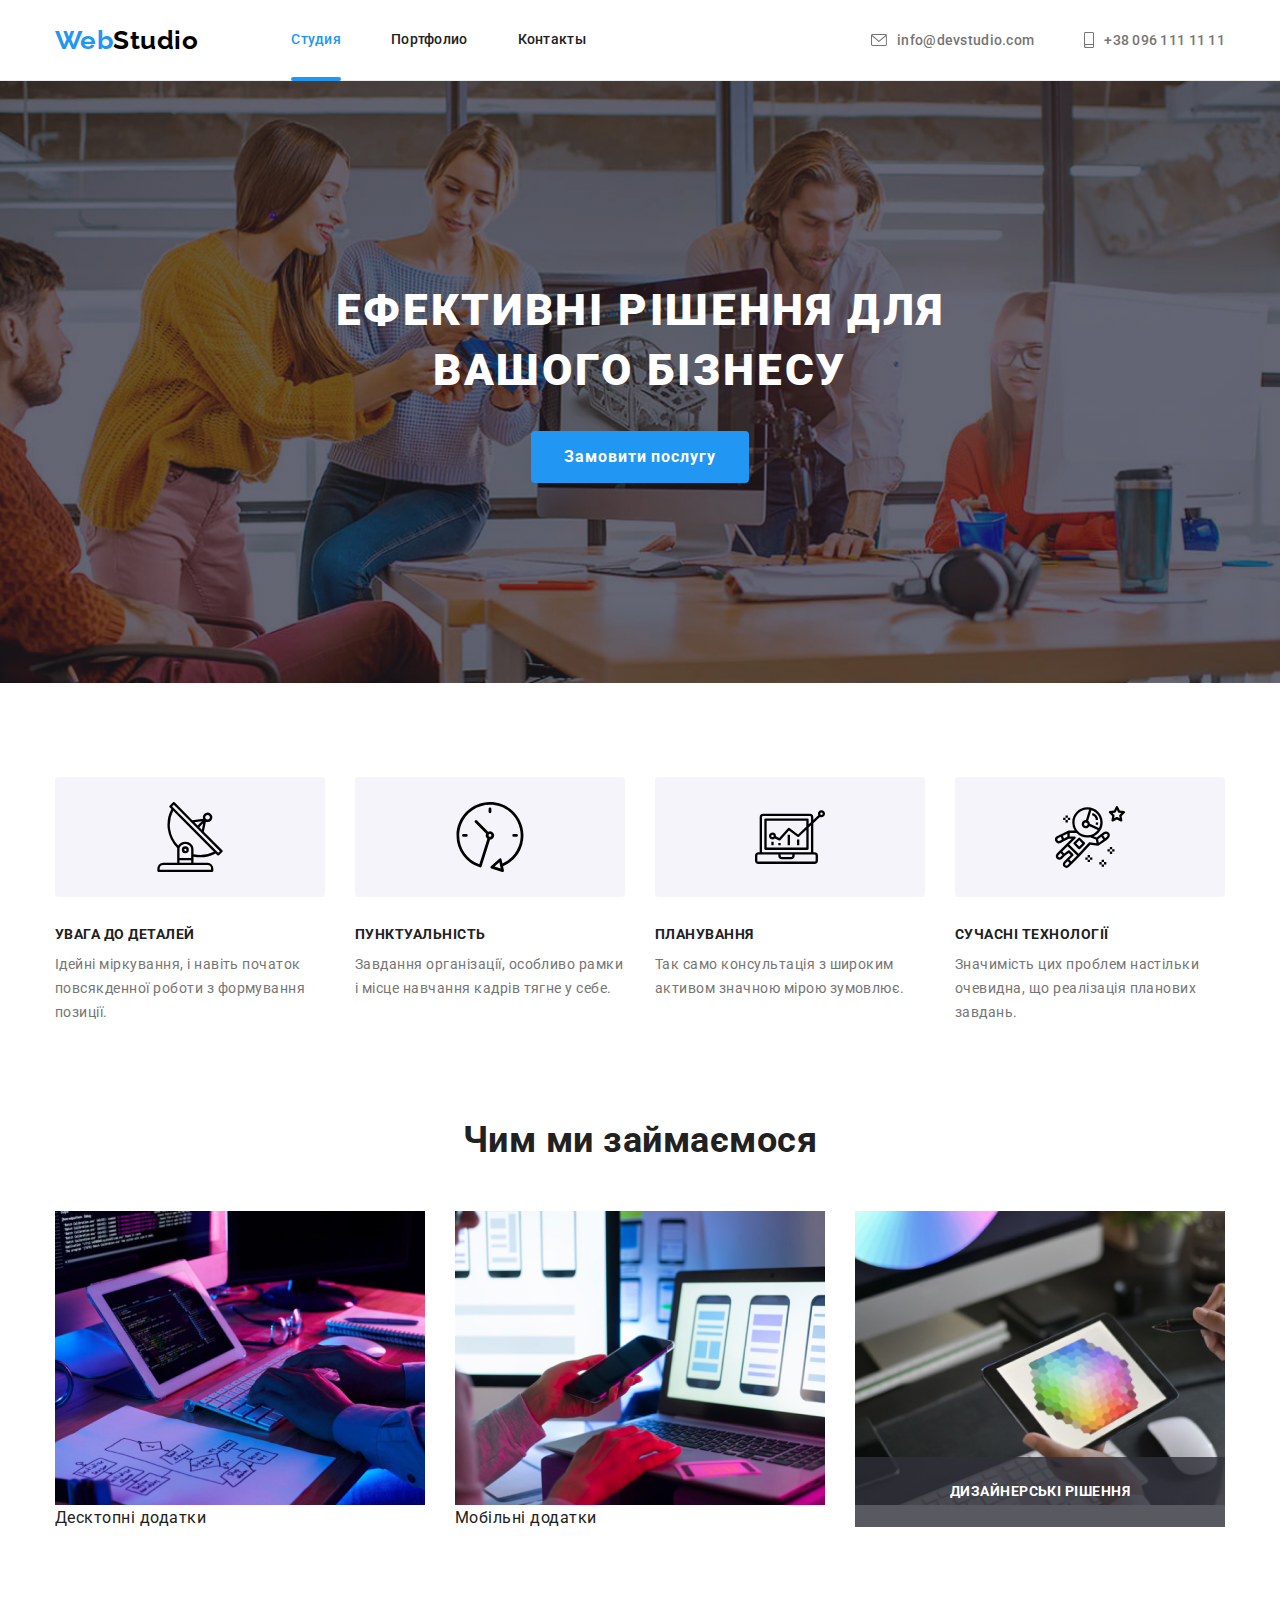
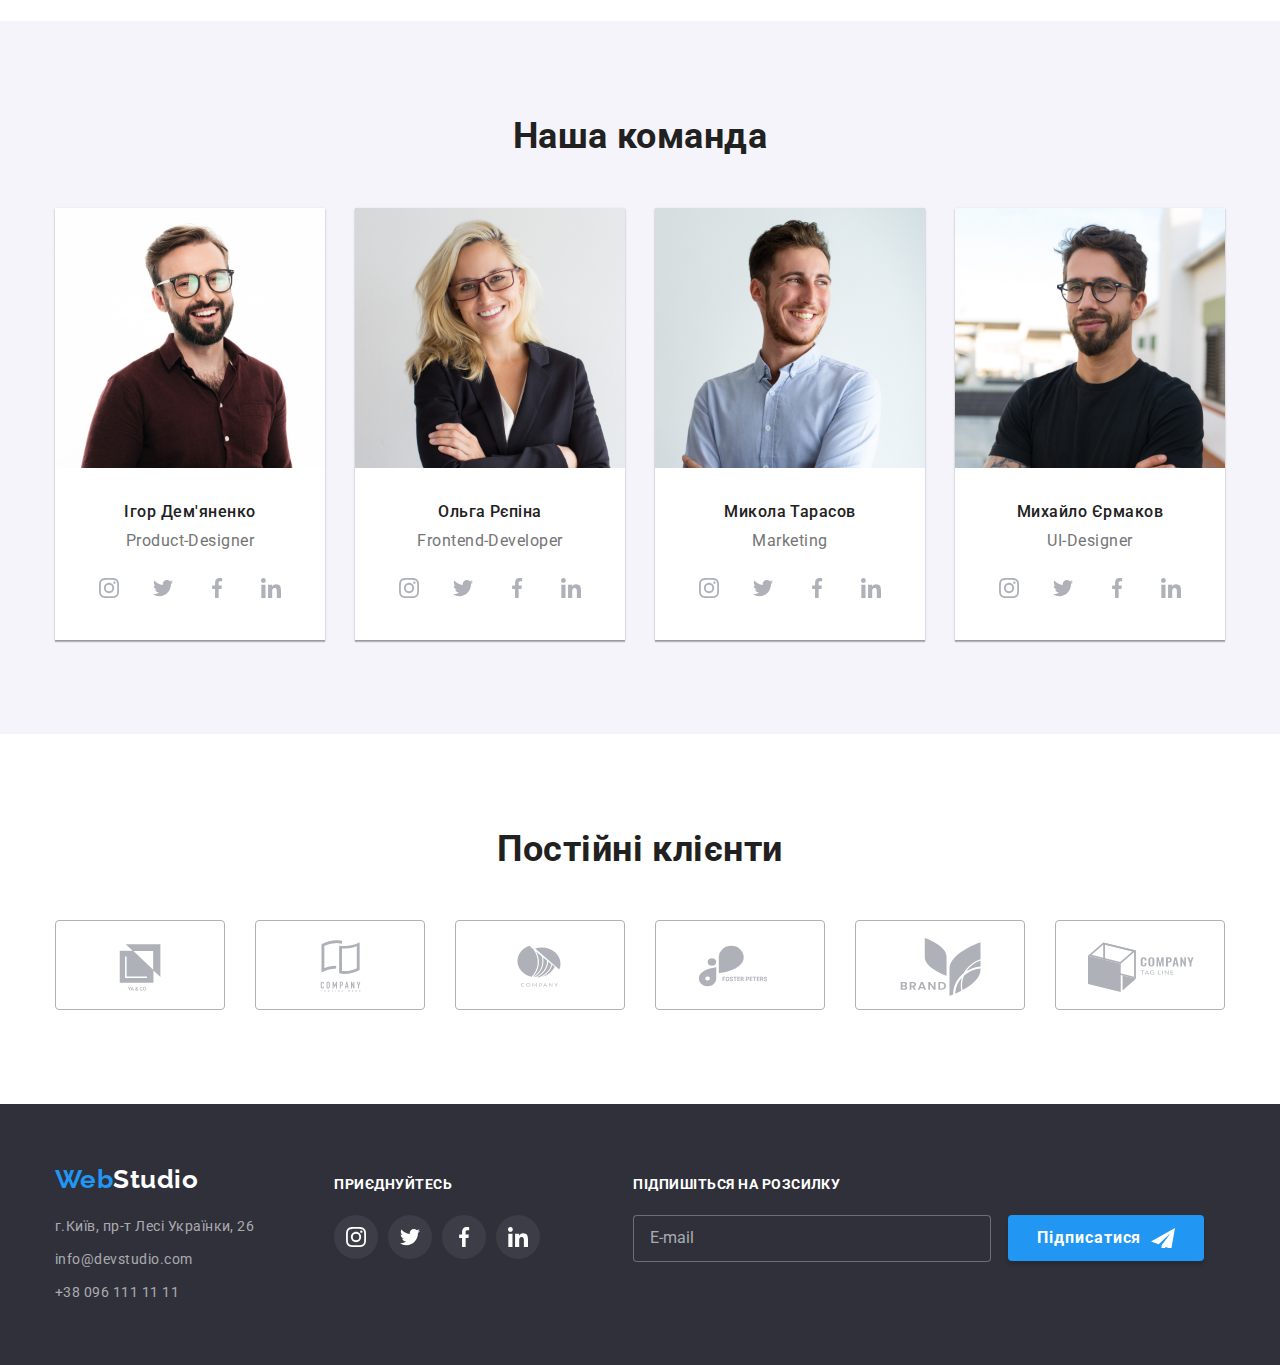
<file: index.html>
<!DOCTYPE html>
<html lang="en">
  <head>
    <meta charset="UTF-8" />
    <meta http-equiv="X-UA-Compatible" content="IE=edge" />
    <meta name="viewport" content="width=device-width, initial-scale=1.0" />
    <link rel="preconnect" href="https://fonts.googleapis.com" />
    <link rel="preconnect" href="https://fonts.gstatic.com" crossorigin />
    <link
      href="https://fonts.googleapis.com/css2?family=Raleway:wght@700&family=Roboto:wght@400;500;700;900&display=swap"
      rel="stylesheet"
    />
    <link
      rel="stylesheet"
      href="https://cdnjs.cloudflare.com/ajax/libs/modern-normalize/1.1.0/modern-normalize.min.css"
    />
    <link rel="stylesheet" href="./css//main.min.css" />
    <link rel="stylesheet" href="./css/styles.css" />
    <title>Студія</title>
  </head>
  <body>
    <header class="header">
      <div class="container header__section">
        <nav class="header__nav">
          <a class="header__logo logo link" href="./index.html"
            >Web<span class="header__logo--black">Studio</span></a
          >
          <ul class="nav list">
            <li class="nav__item">
              <a class="nav__link link nav__link--current" href="./index.html"
                >Студия</a
              >
            </li>
            <li class="nav__item">
              <a class="nav__link link" href="./portfolio.html"
                >Портфолио</a
              >
            </li>
            <li class="nav__item">
              <a class="nav__link link" href="">Контакты</a>
            </li>
          </ul>
        </nav>
        <ul class="header-contact header-contack__list list">
          <li class="header-contact__item">
            <a class="header-contact__link link" href="mailto:info@devstudio.com"
              ><svg class="header-contact__icon" width="16" height="12">
                <use href="./images/icons.svg#icon-envelope"></use>
              </svg>
              info@devstudio.com</a
            >
          </li>
          <li class="header-contact__item">
            <a class="header-contact__link link" href="tel:+380961111111">
              <svg class="header-contact__icon" width="10" height="16">
                <use href="./images/icons.svg#icon-mobile"></use>
              </svg>
              +38 096 111 11 11</a
            >
          </li>
        </ul>
      </div>
    </header>
    <main>
      <section class="hero">
        <h1 class="hero__title">Ефективні рішення для вашого бізнесу</h1>
        <button class="hero__btn" type="button" data-modal-open>Замовити послугу</button>
      </section>
      <section class="features">
        <div class="container">
          <h2 class="visually-hidden">Переваги</h2>
          <ul class="features-list list">
            <li class="features-list__item">
              <div class="features-list__icon-fon">
                <svg class="features-list__icon"  width="70" height="70">
                  <use href="./images/icons.svg#icon-antenna"></use>
                </svg>
              </div>
              <h3 class="features-list__title">УВАГА ДО ДЕТАЛЕЙ</h3>
              <p class="features-list__text">
                Ідейні міркування, і навіть початок повсякденної роботи з формування позиції.
              </p>
            </li>
            <li class="features-list__item">
              <div class="features-list__icon-fon">
                <svg class="features-list__icon" width="70" height="70">
                  <use href="./images/icons.svg#icon-clock"></use>
                </svg>
              </div>
              <h3 class="features-list__title">ПУНКТУАЛЬНІСТЬ</h3>
              <p class="features-list__text">
                Завдання організації, особливо рамки і місце навчання кадрів тягне у себе.
              </p>
            </li>
            <li class="features-list__item">
              <div class="features-list__icon-fon">
                <svg class="features-list__icon" width="70" height="70">
                  <use href="./images/icons.svg#icon-diagram"></use>
                </svg>
              </div>
              <h3 class="features-list__title">ПЛАНУВАННЯ</h3>
              <p class="features-list__text">
                Так само консультація з широким активом значною мірою зумовлює.
              </p>
            </li>
            <li class="features-list__item">
              <div class="features-list__icon-fon">
                <svg class="features-list__icon" width="70" height="70">
                  <use href="./images/icons.svg#icon-astronaut"></use>
                </svg>
              </div>
              <h3 class="features-list__title">СУЧАСНІ ТЕХНОЛОГІЇ</h3>
              <p class="features-list__text">
                Значимість цих проблем настільки очевидна, що реалізація планових завдань.
              </p>
            </li>
          </ul>
        </div>
      </section>
      <section class="work">
        <div class="container">
          <h2 class="work__title section-title">Чим ми займаємося</h2>
          <ul class="work-list list">
            <li class="work-list__item">
              <img
                src="./images/box1.jpg"
                alt="Програмуємо на замовлення"
                width="370"
                height="294"
              />
              <p class="work-text">Десктопні додатки</p>
            </li>
            <li class="work-list__item">
              <img
                src="./images/box2.jpg"
                alt="Телефонуємо до клієнтів"
                width="370"
                height="294"
              />
              <p class="work-text">Мобільні додатки</p>
            </li>
            <li class="work-list__item">
              <img
                src="./images/box3.jpg"
                alt="Зтворюємо технології майбутнього"
                width="370"
                height="294"
              />
              <p class="work-list__text">Дизайнерські рішення</p>
            </li>
          </ul>
        </div>
      </section>
      <section class="team">
        <div class="container">
          <h2 class="team__title section-title">Наша команда</h2>
          <ul class="team-list list">
            <li class="team-list__item">
              <img src="./images/Product_Designer.jpg"
                alt="Ігор Дем'яненко"
                width="270"
                height="260"
              />
              <div class="team-list__workers">
                <h3 class="team-list__worker">Ігор Дем'яненко</h3>
                <p class="team-list__profession">Product-Designer</p>
                <ul class="team-list__social-list list">
                  <li class="team-list__social-item">
                    <a class="team-list__social-link link" href="">
                      <svg class="team-list__social-icon" width="20" height="20">
                        <use href="./images/icons.svg#icon-instagram"></use>
                      </svg>
                    </a>
                  </li>

                  <li class="team-list__social-item">
                    <a class="team-list__social-link link" href="">
                      <svg class="team-list__social-icon" width="20" height="20">
                        <use href="./images/icons.svg#icon-twitter"></use>
                      </svg>
                    </a>
                  </li>

                  <li class="team-list__social-item">
                    <a class="team-list__social-link link" href="">
                      <svg class="team-list__social-icon" width="20" height="20">
                        <use href="./images/icons.svg#icon-facebook"></use>
                      </svg>
                    </a>
                  </li>

                  <li class="team-list__social-item">
                    <a class="team-list__social-link link" href="">
                      <svg class="team-list__social-icon" width="20" height="20">
                        <use href="./images/icons.svg#icon-linkedin"></use>
                      </svg>
                    </a>
                  </li>
                </ul>
              </div>
            </li>
            <li class="team-list__item">
              <img src="./images/Frontend_Developer.jpg" alt="Ольга Рєпіна" width="270"
                height="260" />
              <div class="team-list__workers">
                <h3 class="team-list__worker">Ольга Рєпіна</h3>
                <p class="team-list__profession">Frontend-Developer</p>
                <ul class="team-list__social-list list">
                  <li class="team-list__social-item">
                    <a class="team-list__social-link link" href="">
                      <svg class="team-list__social-icon" width="20" height="20">
                        <use href="./images/icons.svg#icon-instagram"></use>
                      </svg>
                    </a>
                  </li>

                  <li class="team-list__social-item">
                    <a class="team-list__social-link link" href="">
                      <svg class="team-list__social-icon" width="20" height="20">
                        <use href="./images/icons.svg#icon-twitter"></use>
                      </svg>
                    </a>
                  </li>

                  <li class="team-list__social-item">
                    <a class="team-list__social-link link" href="">
                      <svg class="team-list__social-icon" width="20" height="20">
                        <use href="./images/icons.svg#icon-facebook"></use>
                      </svg>
                    </a>
                  </li>

                  <li class="team-list__social-item">
                    <a class="team-list__social-link link" href="">
                      <svg class="team-list__social-icon" width="20" height="20">
                        <use href="./images/icons.svg#icon-linkedin"></use>
                      </svg>
                    </a>
                  </li>
                </ul>
              </div>
            </li>
            <li class="team-list__item">
              <img src="./images/Marketing.jpg"
                alt="Микола Тарасов"
                width="270"
                height="260"
              />
            <div class="team-list__workers">
              <h3 class="team-list__worker">Микола Тарасов</h3>
              <p class="team-list__profession">Marketing</p>
              <ul class="team-list__social-list list">
                  <li class="team-list__social-item">
                    <a class="team-list__social-link link" href="">
                      <svg class="team-list__social-icon" width="20" height="20">
                        <use href="./images/icons.svg#icon-instagram"></use>
                      </svg>
                    </a>
                  </li>

                  <li class="team-list__social-item">
                    <a class="team-list__social-link link" href="">
                      <svg class="team-list__social-icon" width="20" height="20">
                        <use href="./images/icons.svg#icon-twitter"></use>
                      </svg>
                    </a>
                  </li>

                  <li class="team-list__social-item">
                    <a class="team-list__social-link link" href="">
                      <svg class="team-list__social-icon" width="20" height="20">
                        <use href="./images/icons.svg#icon-facebook"></use>
                      </svg>
                    </a>
                  </li>

                  <li class="team-list__social-item">
                    <a class="team-list__social-link link" href="">
                      <svg class="team-list__social-icon" width="20" height="20">
                        <use href="./images/icons.svg#icon-linkedin"></use>
                      </svg>
                    </a>
                  </li>
                </ul>
            </div>
            <li class="team-list__item">
              <img src="./images/UI_Designer.jpg"
                alt="Михайло Єрмаков"
                width="270"
                height="260"
              />
            <div class="team-list__workers">
              <h3 class="team-list__worker">Михайло Єрмаков</h3>
              <p class="team-list__profession">UI-Designer</p>
              <ul class="team-list__social-list list">
                  <li class="team-list__social-item">
                    <a class="team-list__social-link link" href="">
                      <svg class="team-list__social-icon" width="20" height="20">
                        <use href="./images/icons.svg#icon-instagram"></use>
                      </svg>
                    </a>
                  </li>

                  <li class="team-list__social-item">
                    <a class="team-list__social-link link" href="">
                      <svg class="team-list__social-icon" width="20" height="20">
                        <use href="./images/icons.svg#icon-twitter"></use>
                      </svg>
                    </a>
                  </li>

                  <li class="team-list__social-item">
                    <a class="team-list__social-link link" href="">
                      <svg class="team-list__social-icon" width="20" height="20">
                        <use href="./images/icons.svg#icon-facebook"></use>
                      </svg>
                    </a>
                  </li>

                  <li class="team-list__social-item">
                    <a class="team-list__social-link link" href="">
                      <svg class="team-list__social-icon" width="20" height="20">
                        <use href="./images/icons.svg#icon-linkedin"></use>
                      </svg>
                    </a>
                  </li>
                </ul>
               </div>
              </li>
             </ul>
            </div>
          </ul>
        </div>
      </section>
      <section class="client">
        <div class="container">
          <h2 class="client__title">Постійні клієнти</h2>
          <ul class="client__list customers list">
            <li class="customers__item">
              <a class="customers__link link" href="">
                <svg class="customers__icon" width="106" height="60">
                  <use href="./images/icons.svg#icon-yaco"></use>
                </svg>
              </a>
            </li>
            <li class="customers__item">
              <a class="customers__link link" href="">
                <svg class="customers__icon" width="106" height="60">
                  <use href="./images/icons.svg#icon-company"></use>
                </svg>
              </a>
            </li>
            <li class="customers__item">
              <a class="customers__link link" href="">
                <svg class="customers__icon" width="106" height="60">
                  <use href="./images/icons.svg#icon-company2"></use>
                </svg>
              </a>
            </li>
            <li class="customers__item">
              <a class="customers__link link" href="">
                <svg class="customers__icon" width="106" height="60">
                  <use href="./images/icons.svg#icon-foster"></use>
                </svg>
              </a>
            </li>
            <li class="customers__item">
              <a class="customers__link link" href="">
                <svg class="customers__icon" width="106" height="60">
                  <use href="./images/icons.svg#icon-brand"></use>
                </svg>
              </a>
            </li>
            <li class="customers__item">
              <a class="customers__link link" href="">
                <svg class="customers__icon" width="106" height="60">
                  <use href="./images/icons.svg#icon-tag"></use>
                </svg>
              </a>
            </li>
          </ul>
        </div>
      </section>
    </main>
    <footer class="footer">
      <div class="container">
        <div class="footer__flex">
          <div class="footer__contacts-flex">
            <a class="footer__logo logo link" href="./index.html"
              >Web<span class="footer__logo--white">Studio</span>
            </a>
            <address class="footer-contact">
              <ul class="footer-contact__list list">
                <li class="footer-contact__item">
                  <a
                    class="footer-contact__link footer-contact__address link"
                    href="https://goo.gl/maps/CdvJLRiEL6Q8Smko8"
                    target="_blank"
                    rel="noreferrer noopener"
                    >г.Київ, пр-т Лесі Українки, 26</a
                  >
                </li>
                <li class="footer-contact__item">
                  <a
                    class="footer-contact__link link"
                    href="mailto:info@devstudio.com"
                    >info@devstudio.com</a
                  >
                </li>
                <li class="footer-contact__item">
                  <a class="footer-contact__link link" href="tel:+380961111111"
                    >+38 096 111 11 11</a
                  >
                </li>
              </ul>
            </address>
          </div>
          <div class="social-section">
            <p class="social-section__text">Приєднуйтесь</p>
            <ul class="footer-list list">
              <li class="footer-list__item">
                <a class="footer-list__link" href="">
                  <svg class="footer-list__icon" width="20" height="20">
                    <use href="./images/icons.svg#icon-instagram"></use>
                  </svg>
                </a>
              </li>
              <li class="footer-list__item">
                <a class="footer-list__link" href="">
                  <svg class="footer-list__icon" width="20" height="20">
                    <use href="./images/icons.svg#icon-twitter"></use>
                  </svg>
                </a>
              </li>
              <li class="footer-list__item">
                <a class="footer-list__link" href="">
                  <svg class="footer-list__icon" width="20" height="20">
                    <use href="./images/icons.svg#icon-facebook"></use>
                  </svg>
                </a>
              </li>
              <li class="footer-list__item">
                <a class="footer-list__link" href="">
                  <svg class="footer-list__icon" width="20" height="20">
                    <use href="./images/icons.svg#icon-linkedin"></use>
                  </svg>
                </a>
              </li>
            </ul>
          </div>
          <div class="footer-submit">
            <p class="footer-submit__text">Підпишіться на розсилку</p>
            <div class="footer-submit__form">
              <label class="footer-submit__label" for="submit-mail"></label>
              <input class="footer-submit__input" type="email" name="submit-mail" id="submit-mail" placeholder="E-mail">
              <button class="footer-submit__btn" type="submit">Підписатися</button>
            </div>
          </div>
        </div>
      </div>
    </footer>
    <div class="backdrop is-hidden" data-modal>
      <div class="modal">
          <button type="button" class="close-btn" data-modal-close>
            <svg class="modal-icon" width="11" height="11">
              <use href="./images/vector.svg#icon-Vector"></use>
            </svg>
          </button>
          <form class="form">
            <span class="form-title">Залиште свої дані, ми вам передзвонимо</span>   
            <div class="form-field top-title">
              <label class="form-label" for="name">Ім’я</label>
              <input class="form-input" type="text" name="name" id="name">
              <svg class="input-icon" width="12" height="12">
                <use
                    href="./images/icons.svg#icon-person"
                ></use>
              </svg>
            </div>
            <div class="form-field">
              <label class="form-label" for="tel">Телефон</label>
              <input class="form-input" type="tel" name="tel" id="tel">
              <svg class="input-icon" width="12" height="12">
                <use
                    href="./images/icons.svg#icon-tel"
                ></use>
              </svg>
            </div>
            <div class="form-field">
              <label class="form-label" for="email">Пошта</label>
              <input class="form-input" type="email" name="email" id="email">
              <svg class="input-icon" width="12" height="12">
                <use
                    href="./images/icons.svg#icon-email"
                ></use>
              </svg>
            </div>
            <div class="form-field">
              <label class="comment-label" for="comment">Коментар</label>
              <textarea class="comment" name="comment" id="comment" rows="9" placeholder="Введіть текст"></textarea>
            </div>
            <div class="form-field-chek">
              <label class="policy-label" for="policy"></a> 
                <input class="form-checkbox" type="checkbox" name="policy" id="policy">
                <span class="icon-chek"></span>
                Погоджуюся з розсилкою та приймаю <a class="policy-link" href="">Умови договору</a>
              </label>
            </div>
            <button class="form-btn" type="submit">Відправити</button>
          </form>
      </div>
    </div>
    <script src="./js/modal.js"></script>
  </body>
</html>
</file>
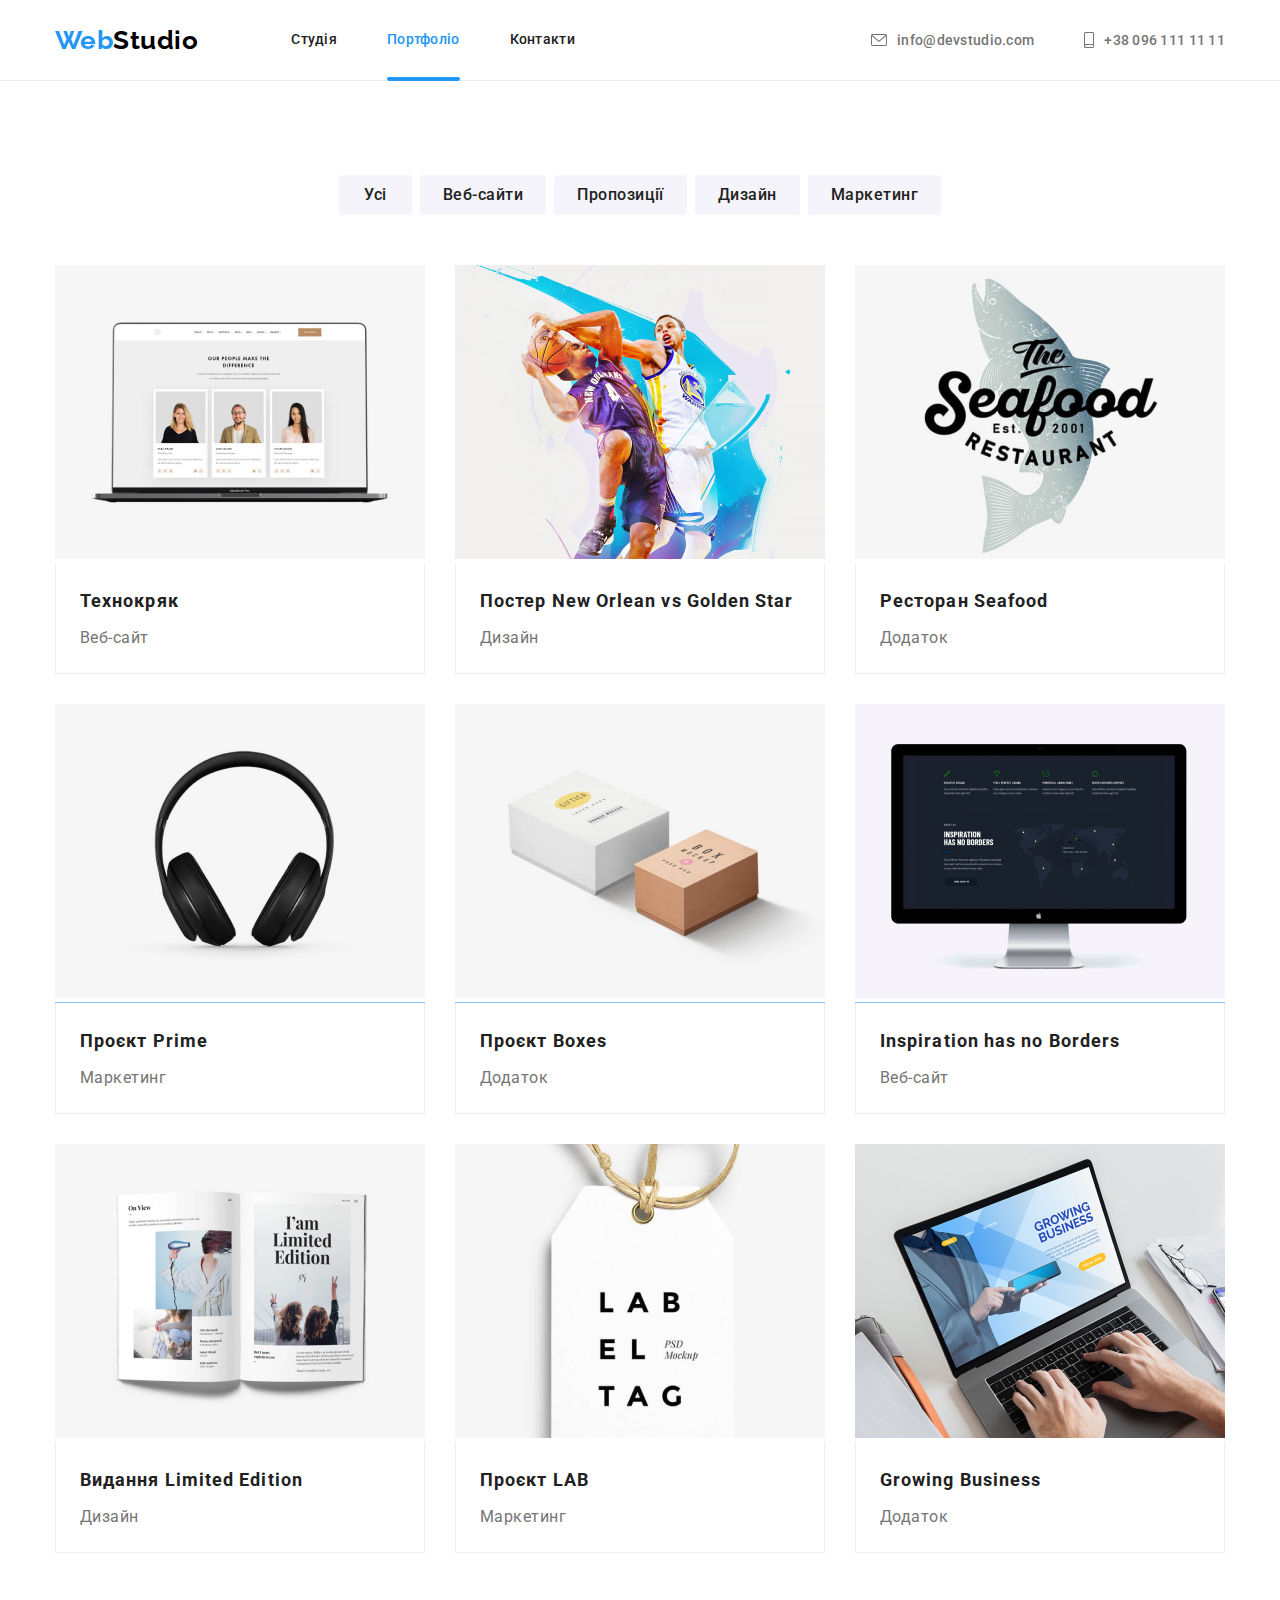
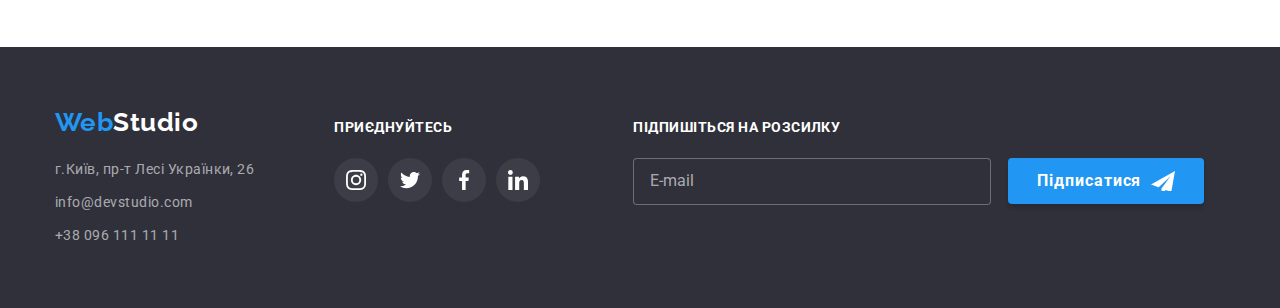
<file: portfolio.html>
<!DOCTYPE html>
<html lang="en">
  <head>
    <meta charset="UTF-8" />
    <meta http-equiv="X-UA-Compatible" content="IE=edge" />
    <meta name="viewport" content="width=device-width, initial-scale=1.0" />
    <link rel="preconnect" href="https://fonts.googleapis.com" />
    <link rel="preconnect" href="https://fonts.gstatic.com" crossorigin />
    <link
      href="https://fonts.googleapis.com/css2?family=Raleway:wght@700&family=Roboto:wght@400;500;700;900&display=swap"
      rel="stylesheet"
    />
    <link
      rel="stylesheet"
      href="https://cdnjs.cloudflare.com/ajax/libs/modern-normalize/1.1.0/modern-normalize.min.css"
    />
    <link rel="stylesheet" href="./css/main.min.css" />
    <link rel="stylesheet" href="./css/styles.css" />
    <title>portfolio</title>
  </head>
  <body>
    <header class="header">
      <div class="container header__section">
        <nav class="header__nav">
          <a class="header__logo logo link" href="./index.html">Web</span><span class="header__logo--black">Studio</span>
          </a>
          <ul class="nav list">
            <li class="nav__item">
              <a class="nav__link link" href="./index.html" >Студія</a>
            </li>
            <li class="nav__item">
              <a class="nav__link link nav__link--current link" href="./portfolio.html" >Портфоліо</a>
            </li>
            <li class="nav__item"><a href="" class="nav__link link">Контакти</a></li>
          </ul>
        </nav>
        <ul class="header-contact header-contack__list list">
          <li class="header-contact__item">
            <a class="header-contact__link link" href="mailto:info@devstudio.com"
            ><svg class="header-contact__icon" width="16" height="12">
              <use href="./images/icons.svg#icon-envelope"></use>
            </svg>
            info@devstudio.com</a
          >
          </li>
          <li class="header-contact__item">
            <a class="header-contact__link link" href="tel:+380961111111"><svg class="header-contact__icon" width="10" height="16">
              <use href="./images/icons.svg#icon-mobile"></use>
            </svg>
            +38 096 111 11 11</a
          >
          </li>
        </ul>
      </div>
    </header>
    <main>
      <section class="portfolio-section">
        <div class="container">
          <ul class="portfolio-btn-list list">
            <li class="portfolio-btn-item">
              <button class="portfolio-btn" type="button">Усі</button>
            </li>
            <li class="portfolio-btn-item">
              <button class="portfolio-btn" type="button">Веб-сайти</button>
            </li>
            <li class="portfolio-btn-item">
              <button class="portfolio-btn" type="button">Пропозиції</button>
            </li>
            <li class="portfolio-btn-item">
              <button class="portfolio-btn" type="button">Дизайн</button>
            </li>
            <li class="portfolio-btn-item">
              <button class="portfolio-btn" type="button">Маркетинг</button>
            </li>
          </ul>
        </div>
      <div class="container">
        <ul class="portfolio-list list">
          <li class="portfolio-item">
            <div class="portfolio-description">
              <img src="./images/Технокряк.jpg" alt="project1" width="370" height="294" />
              <div class="portfolio-overlay">
                <p class="portfolio-description-text">Ресурс пропонує комплексні пропозиції з різним рівнем функціоналу та сервісів. Все це дозволить відвідувачу отримати вичерпні відомості про компанію чи приватну особу.</p>
              </div>
            </div>
            <div class="portfolio-border">
              <h2 class="portfolio-list-title">Технокряк</h2>
              <p class="portfolio-list-text">Веб-сайт</p>
            </div>
          </li>
          <li class="portfolio-item">
            <div class="portfolio-description">
              <img src="./images/Постер New Orlean vs Golden Star.jpg" alt="project2" width="370" height="294"
            />
            <div class="portfolio-overlay">
                <p class="portfolio-description-text">Ресурс пропонує комплексні пропозиції з різним рівнем функціоналу та сервісів. Все це дозволить відвідувачу отримати вичерпні відомості про компанію чи приватну особу.</p>
              </div>
            </div>
            <div class="portfolio-border">
              <h2 class="portfolio-list-title">Постер New Orlean vs Golden Star</h2>
              <p class="portfolio-list-text">Дизайн</p>
            </div>

          </li>
          <li class="portfolio-item">
            <div class="portfolio-description">
              <img src="./images/Ресторан Seafood.jpg" alt="project3" width="370" height="294"/>
              <div class="portfolio-overlay">
                <p class="portfolio-description-text">Ресурс пропонує комплексні пропозиції з різним рівнем функціоналу та сервісів. Все це дозволить відвідувачу отримати вичерпні відомості про компанію чи приватну особу.</p>
              </div>
            </div>
            <div class="portfolio-border">
              <h2 class="portfolio-list-title">Ресторан Seafood</h2>
              <p class="portfolio-list-text">Додаток</p>
            </div>

          </li>
          <li class="portfolio-item">
            <div class="portfolio-description">
              <img src="./images/Проєкт Prime.jpg" alt="project4" width="370" height="294" />
              <div class="portfolio-overlay">
                <p class="portfolio-description-text">Ресурс пропонує комплексні пропозиції з різним рівнем функціоналу та сервісів. Все це дозволить відвідувачу отримати вичерпні відомості про компанію чи приватну особу.</p>
              </div>
            </div>
            <div class="portfolio-border">
              <h2 class="portfolio-list-title">Проєкт Prime</h2>
              <p class="portfolio-list-text">Маркетинг</p>
            </div>
          </li>
          <li class="portfolio-item">
            <div class="portfolio-description">
              <img src="./images/Проєкт Boxes.jpg" alt="project5" width="370" height="294" />
              <div class="portfolio-overlay">
                <p class="portfolio-description-text">Ресурс пропонує комплексні пропозиції з різним рівнем функціоналу та сервісів. Все це дозволить відвідувачу отримати вичерпні відомості про компанію чи приватну особу.</p>
              </div>
            </div>
            
            <div class="portfolio-border">
              <h2 class="portfolio-list-title">Проєкт Boxes</h2>
              <p class="portfolio-list-text">Додаток</p>
            </div>
          </li>
          <li class="portfolio-item">
            <div class="portfolio-description">
              <img
              src="./images/Inspiration has no Borders.jpg"
              alt="project6"
              width="370"
              height="294"
            />
              <div class="portfolio-overlay">
                <p class="portfolio-description-text">Ресурс пропонує комплексні пропозиції з різним рівнем функціоналу та сервісів. Все це дозволить відвідувачу отримати вичерпні відомості про компанію чи приватну особу.</p>
              </div>
            </div>
            
            <div class="portfolio-border">
              <h2 class="portfolio-list-title">Inspiration has no Borders</h2>
              <p class="portfolio-list-text">Веб-сайт</p>
            </div>
          </li>
          <li class="portfolio-item">
            <div class="portfolio-description">
              <img
              src="./images/Видання Limited Edition.jpg"
              alt="project7"
              width="370"
              height="294"
            />
              <div class="portfolio-overlay">
                <p class="portfolio-description-text">Ресурс пропонує комплексні пропозиції з різним рівнем функціоналу та сервісів. Все це дозволить відвідувачу отримати вичерпні відомості про компанію чи приватну особу.</p>
              </div>
            </div>
            
            <div class="portfolio-border">
              <h2 class="portfolio-list-title">Видання Limited Edition</h2>
              <p class="portfolio-list-text">Дизайн</p>
            </div>
          </li>
          <li class="portfolio-item">
            <div class="portfolio-description">
              <img src="./images/Проєкт LAB.jpg" alt="project8" width="370" height="294" />
              <div class="portfolio-overlay">
                <p class="portfolio-description-text">Ресурс пропонує комплексні пропозиції з різним рівнем функціоналу та сервісів. Все це дозволить відвідувачу отримати вичерпні відомості про компанію чи приватну особу.</p>
              </div>
            </div>
            
            <div class="portfolio-border">
              <h2 class="portfolio-list-title">Проєкт LAB</h2>
              <p class="portfolio-list-text">Маркетинг</p>
            </div>
          </li>
          <li class="portfolio-item">
            <div class="portfolio-description">
              <img src="./images/Growing Business.jpg" alt="project9" width="370" height="294" />
              <div class="portfolio-overlay">
                <p class="portfolio-description-text">Ресурс пропонує комплексні пропозиції з різним рівнем функціоналу та сервісів. Все це дозволить відвідувачу отримати вичерпні відомості про компанію чи приватну особу.</p>
              </div>
            </div>
            
            <div class="portfolio-border">
              <h2 class="portfolio-list-title">Growing Business</h2>
              <p class="portfolio-list-text">Додаток</p>
            </div>
          </li>
        </ul>
      </div>
      </section>
    </main>
    <footer class="footer">
      <div class="container">
        <div class="footer__flex">
          <div class="footer__contacts-flex">
            <a class="footer__logo logo link" href="./index.html"
              >Web<span class="footer__logo--white">Studio</span>
            </a>
            <address class="footer-contact">
              <ul class="footer-contact__list list">
                <li class="footer-contact__item">
                  <a
                    class="footer-contact__link footer-contact__address link"
                    href="https://goo.gl/maps/CdvJLRiEL6Q8Smko8"
                    target="_blank"
                    rel="noreferrer noopener"
                    >г.Київ, пр-т Лесі Українки, 26</a
                  >
                </li>
                <li class="footer-contact__item">
                  <a
                    class="footer-contact__link link"
                    href="mailto:info@devstudio.com"
                    >info@devstudio.com</a
                  >
                </li>
                <li class="footer-contact__item">
                  <a class="footer-contact__link link" href="tel:+380961111111"
                    >+38 096 111 11 11</a
                  >
                </li>
              </ul>
            </address>
          </div>
          <div class="social-section">
            <p class="social-section__text">Приєднуйтесь</p>
            <ul class="footer-list list">
              <li class="footer-list__item">
                <a class="footer-list__link" href="">
                  <svg class="footer-list__icon" width="20" height="20">
                    <use href="./images/icons.svg#icon-instagram"></use>
                  </svg>
                </a>
              </li>

              <li class="footer-list__item">
                <a class="footer-list__link" href="">
                  <svg class="footer-list__icon" width="20" height="20">
                    <use href="./images/icons.svg#icon-twitter"></use>
                  </svg>
                </a>
              </li>

              <li class="footer-list__item">
                <a class="footer-list__link" href="">
                  <svg class="footer-list__icon" width="20" height="20">
                    <use href="./images/icons.svg#icon-facebook"></use>
                  </svg>
                </a>
              </li>

              <li class="footer-list__item">
                <a class="footer-list__link" href="">
                  <svg class="footer-list__icon" width="20" height="20">
                    <use href="./images/icons.svg#icon-linkedin"></use>
                  </svg>
                </a>
              </li>
            </ul>
          </div>
          <div class="footer-submit">
              <p class="footer-submit__text">Підпишіться на розсилку</p>
              <div class="footer-submit__form">
                <label class="footer-submit__label" for="submit-mail"></label>
                <input class="footer-submit__input" type="email" name="submit-mail" id="submit-mail" placeholder="E-mail">
                <button class="footer-submit__btn" type="submit">Підписатися</button>
              </div>
        </div>
      </div>
    </footer>
  </body>
</html>
</file>
<file: css/styles.css>
:root {
  --primary-text-color: #212121;
  --secondary-text-color: #757575;
  --white-text-color: #ffffff;
  --accent-color: #2196f3;
  --black-logo-color: #000000;
  --footer-text-color: rgba(255, 255, 255, 0.6);
  --white-background-color: #ffffff;
  --hero-background-color: #2f303a;
  --team-background-color: #f5f4fa;
}

body {
  font-family: 'Roboto';
  letter-spacing: 0.03em;
  background-color: var(--white-background-color);
  color: var(--primary-text-color);
}

.list {
  list-style: none;
}

.link {
  text-decoration: none;
}

h1,
h2,
h3,
h4,
h5,
h6,
p,
ul {
  margin: 0;
  padding: 0;
}

.container {
  width: 1200px;
  margin-left: auto;
  margin-right: auto;
  padding-left: 15px;
  padding-right: 15px;
}

.section-title {
  font-weight: 700;
  font-size: 36px;
  line-height: 1.17;
  text-align: center;
  color: var(--primary-text-color);
}

.logo {
  font-family: 'Raleway';
  font-weight: 700;
  font-size: 26px;
  line-height: 1.19;
  align-items: center;
  text-align: center;
  color: var(--accent-color);
}

.visually-hidden {
  position: absolute;
  width: 1px;
  height: 1px;
  margin: -1px;
  padding: 0;
  overflow: hidden;
  border: 0;
  clip: rect(0 0 0 0);
}

.header {
  border-bottom: 1px solid #ececec;
}

.header__section {
  display: flex;
  align-items: center;
}

.header__nav {
  display: flex;
  align-items: center;
}

.header__logo {
  margin-right: 93px;
}

.header__logo--black {
  color: var(--black-logo-color);
}

.nav {
  display: flex;
}

.nav__item:not(:last-child) {
  margin-right: 50px;
}

.nav__link {
  display: block;
  padding-top: 32px;
  padding-bottom: 32px;
  font-weight: 500;
  font-size: 14px;
  line-height: 1.14;
  letter-spacing: 0.02em;
  color: var(--primary-text-color);
  position: relative;
  transition: color 250ms cubic-bezier(0.4, 0, 0.2, 1);
}

.nav__link:focus,
.nav__link:hover {
  color: var(--accent-color);
}

.nav__link--current {
  color: var(--accent-color);
}

.nav__link--current::after {
  position: absolute;
  display: block;
  content: '';
  width: 100%;
  height: 4px;
  border-radius: 2px;
  bottom: -1px;
  background-color: var(--accent-color);
}

.header-contact {
  display: flex;
}

.header-contack__list {
  margin-left: auto;
}

.header-contact__item + .header-contact__item {
  margin-left: 50px;
}

.header-contact__link {
  display: inline-flex;
  padding: 32px 0px 32px;
  /* color: var(--secondary-text-color); */
  align-items: center;
  font-weight: 500;
  font-size: 14px;
  line-height: 16px;
  letter-spacing: 0.02em;
  color: var(--secondary-text-color);
  transition: color 250ms cubic-bezier(0.4, 0, 0.2, 1);
}

.header-contact__link:hover,
.header-contact__link:focus {
  color: var(--accent-color);
}

.header-contact__icon {
  margin-right: 10px;
  fill: currentColor;
}

.hero {
  padding-top: 200px;
  padding-bottom: 200px;
  max-width: 1600px;
  min-height: 600px;
  margin-left: auto;
  margin-right: auto;
  background-image: linear-gradient(to right, rgba(47, 48, 58, 0.4), rgba(47, 48, 58, 0.4)),
    url(../images/hero.jpg);
  background-color: var(--hero-background-color);
  background-repeat: no-repeat;
  background-position: center;
  background-size: cover;
  text-align: center;
}

.hero__title {
  margin-bottom: 30px;
  margin-left: auto;
  margin-right: auto;
  max-width: 696px;
  font-weight: 900;
  font-size: 44px;
  line-height: 1.36;
  letter-spacing: 0.06em;
  text-transform: uppercase;
  color: var(--white-text-color);
}

.hero__btn {
  display: inline-block;
  min-width: 200px;
  border-radius: 4px;
  border: 1px solid transparent;
  padding: 10px 32px;
  background-color: var(--accent-color);
  color: var(--white-text-color);
  font-family: 'Roboto';
  font-weight: 700;
  font-size: 16px;
  line-height: 1.88;
  align-items: center;
  text-align: center;
  letter-spacing: 0.06em;
  cursor: pointer;
  transition: background-color 250ms cubic-bezier(0.4, 0, 0.2, 1),
    color 250ms cubic-bezier(0.4, 0, 0.2, 1);
}

.hero__btn:hover,
.hero__btn:focus {
  background-color: var(--white-text-color);
  color: var(--accent-color);
}

.features {
  padding-top: 94px;
  padding-bottom: 94px;
}

.features-list {
  display: flex;
}

.features-list__item:not(:last-child) {
  margin-right: 30px;
  max-width: 270px;
}

.features-list__icon-fon {
  display: flex;
  width: 270px;
  height: 120px;
  align-items: center;
  justify-content: center;
  flex-direction: column;
  margin-bottom: 30px;
  background-color: var(--team-background-color);
  border-radius: 4px;
}

.features-list__icon {
  align-items: center;
}

.features-list__title {
  margin-bottom: 10px;
  font-weight: 700;
  font-size: 14px;
  line-height: 1.14;
  text-transform: uppercase;
}

.features-list__text {
  font-size: 14px;
  line-height: 1.71;
  color: var(--secondary-text-color);
}

.work {
  padding-bottom: 94px;
}

.work__title {
  margin-bottom: 50px;
}

.work-list {
  display: flex;
}

.work-list__item {
  position: relative;
}

.work-list__item:not(:last-child) {
  margin-right: 30px;
}

.work-list__text {
  width: 100%;
  position: absolute;
  bottom: 0;
  left: 0;
  padding: 27px 0px;
  font-weight: bold;
  font-size: 14px;
  line-height: 1.14;
  text-align: center;
  text-transform: uppercase;
  color: var(--white-text-color);
  background-color: rgba(47, 48, 58, 0.8);
}

.team {
  padding-top: 94px;
  padding-bottom: 94px;
  background-color: var(--team-background-color);
}

.team__title {
  margin-bottom: 50px;
}

.team-list {
  display: flex;
}

.team-list__item {
  box-shadow: 0px 1px 3px rgba(0, 0, 0, 0.12), 0px 1px 1px rgba(0, 0, 0, 0.14),
    0px 2px 1px rgba(0, 0, 0, 0.2);
  background-color: var(--white-background-color);
}

.team-list__item:not(:last-child) {
  margin-right: 30px;
}

.team-list__workers {
  padding: 30px 0px;
}

.team-list__worker {
  font-weight: 500;
  font-size: 16px;
  line-height: 1.19;
  text-align: center;
}

.team-list__profession {
  margin-top: 10px;
  font-size: 16px;
  line-height: 1.19;
  text-align: center;
  color: var(--secondary-text-color);
}

.team-list__social-list {
  display: flex;
  justify-content: space-between;
  align-items: center;
  padding: 0px 32px;
  margin-top: 16px;
  list-style: none;
}

.team-list__social-item {
  width: 44px;
  height: 44px;
}

.team-list__social-link {
  display: block;
  width: 44px;
  height: 44px;
  border-radius: 50%;
  color: #afb1b8;
  background-color: #ffffff;
  transition: background-color 250ms cubic-bezier(0.4, 0, 0.2, 1),
    color 250ms cubic-bezier(0.4, 0, 0.2, 1);
}

.team-list__social-link:hover,
.team-list__social-link:focus {
  color: #ffffff;
  background-color: var(--accent-color);
}

.team-list__social-icon {
  margin: 12px 0px 0px 12px;
  fill: currentColor;
}

.client {
  padding-top: 94px;
  padding-bottom: 94px;
}

.client__title {
  margin-bottom: 50px;
  font-weight: 700;
  font-size: 36px;
  line-height: 1.17;
  text-align: center;
}

.client__list {
  padding: 0;
  margin: 0;
  list-style: none;
  justify-content: space-between;
  align-items: center;
}

.customers {
  display: flex;
}

.customers__item {
  width: 170px;
  height: 90px;
  transition: border-color 250ms cubic-bezier(0.4, 0, 0.2, 1),
    color 250ms cubic-bezier(0.4, 0, 0.2, 1);
}

.customers__item:not(:last-child) {
  margin-right: 30px;
}

.customers__item:focus,
.customers__item:hover {
  color: var(--accent-color);
  border-color: var(--accent-color);
}

.customers__link {
  display: block;
  width: 170px;
  height: 90px;
  border: 1px solid #afb1b8;
  border-radius: 4px;
  color: #afb1b8;
  background-color: #fff;
  padding: 16px 32px;
  transition: border-color 250ms cubic-bezier(0.4, 0, 0.2, 1),
    color 250ms cubic-bezier(0.4, 0, 0.2, 1);
}

.customers__link:focus,
.customers__link:hover {
  color: var(--accent-color);
  border-color: var(--accent-color);
}

.customers__icon {
  fill: currentColor;
}

.footer {
  padding-top: 60px;
  padding-bottom: 60px;
  background-color: var(--hero-background-color);
}

.footer__flex {
  display: flex;
  margin: 0;
  padding: 0;
  list-style: none;
}

.footer__logo--white {
  color: var(--white-text-color);
}

.footer-contact {
  margin-top: 20px;
}

.footer-contact__address {
  color: var(--white-text-color);
}

.footer-contact__item {
  margin-top: 9px;
}

.footer-contact__link {
  font-style: normal;
  font-size: 14px;
  line-height: 1.71;
  color: var(--footer-text-color);
  transition: color 250ms cubic-bezier(0.4, 0, 0.2, 1);
}

.footer-contact__link:hover,
.footer-contact__link:focus {
  color: var(--accent-color);
}

.social-section {
  margin-left: 80px;
  width: 206px;
}

.social-section__text {
  padding: 20px 0px 10px 0px;
  margin-bottom: 20px;
  font-weight: 700;
  font-size: 14px;
  line-height: 1.14px;
  text-transform: uppercase;
  color: var(--white-text-color);
}

.footer-list {
  display: flex;
  justify-content: space-between;
  align-items: center;
  padding: 0;
  margin-top: 0;
  list-style: none;
}

.footer-list__item {
  width: 44px;
  height: 44px;
}

.footer-list__link {
  display: block;
  width: 44px;
  height: 44px;
  border-radius: 50%;
  color: #ffffff;
  background-color: #ffffff10;
  transition: background-color 250ms cubic-bezier(0.4, 0, 0.2, 1),
    color 250ms cubic-bezier(0.4, 0, 0.2, 1);
}

.footer-list__link:hover,
.footer-list__link:focus {
  color: #ffffff;
  background-color: var(--accent-color);
}

.footer-list__icon {
  margin: 12px 0px 0px 12px;
  fill: currentColor;
}

.footer-submit {
  margin-left: 93px;
}

.footer-submit__text {
  padding: 20px 0px 10px 0px;
  margin-bottom: 20px;
  font-weight: 700;
  font-size: 14px;
  line-height: 1.14px;
  text-transform: uppercase;
  color: var(--white-text-color);
}

.footer-submit__input {
  width: 358px;
  margin: 0;
  padding: 13px 16px;
  border-radius: 4px;
  border: 1px solid rgba(255, 255, 255, 0.3);
  background-color: var(--hero-background-color);
  color: var(--white-text-color);
}

.footer-submit__input::placeholder {
  font-size: 16px;
  line-height: 1.25;
  color: rgba(255, 255, 255, 0.6);
}

.footer-submit__btn {
  display: inline-flex;
  align-items: center;
  justify-content: center;
  border: none;
  margin: 0;
  padding: 8px 29px;
  border-radius: 4px;
  background-color: var(--accent-color);
  box-shadow: 0px 4px 4px rgba(0, 0, 0, 0.15);
  color: var(--white-text-color);
  font-family: 'Roboto';
  font-style: normal;
  font-weight: 700;
  font-size: 16px;
  line-height: 1.87;
  letter-spacing: 0.06em;
  cursor: pointer;
  min-height: 43px;
  margin-left: 12px;
}

.footer-submit__btn::after {
  content: '';
  display: inline-block;
  width: 24px;
  height: 20px;
  margin-left: 10px;
  background-image: url(../images/send.svg);
}

.portfolio-section {
  padding-top: 94px;
  padding-bottom: 94px;
}

.portfolio-btn-list {
  display: flex;
  justify-content: center;
  margin-bottom: 50px;
}

.portfolio-btn-item:not(:last-child) {
  margin-right: 8px;
}

.portfolio-item:hover .portfolio-overlay {
  transform: translateY(0);
}

.portfolio-description {
  position: relative;
  overflow: hidden;
}

.portfolio-overlay {
  position: absolute;
  display: inline-block;
  content: '';
  width: 100%;
  height: 100%;
  top: 0;
  left: 0;
  background-color: rgba(33, 150, 243, 0.9);
  transform: translateY(100%);
  transition: transform 250ms cubic-bezier(0.4, 0, 0.2, 1);
}

.portfolio-description-text {
  position: absolute;
  top: 0;
  left: 0;
  padding: 63px 24px;
  font-size: 18px;
  line-height: 1.56;
  color: var(--white-text-color);
}

.portfolio-btn {
  display: inline-block;
  min-width: 73px;
  border-radius: 4px;
  border: 1px solid transparent;
  padding: 6px 22px;
  font-family: 'Roboto';
  font-weight: 500;
  font-size: 16px;
  line-height: 1.63;
  letter-spacing: 0.03em;
  text-align: center;
  background-color: var(--team-background-color);
  color: var(--primary-text-color);
  cursor: pointer;
  transition: background-color 250ms cubic-bezier(0.4, 0, 0.2, 1),
    color 250ms cubic-bezier(0.4, 0, 0.2, 1), box-shadow 250ms cubic-bezier(0.4, 0, 0.2, 1);
}

.portfolio-btn:hover,
.portfolio-btn:focus {
  background-color: var(--accent-color);
  color: var(--white-text-color);
  box-shadow: 0px 3px 1px rgba(0, 0, 0, 0.1), 0px 1px 2px rgba(0, 0, 0, 0.08),
    0px 2px 2px rgba(0, 0, 0, 0.12);
}

.portfolio-list {
  display: flex;
  flex-wrap: wrap;
  margin: -15px;
}

.portfolio-item {
  margin: 15px;
  transition: box-shadow 250ms cubic-bezier(0.4, 0, 0.2, 1);
}

.portfolio-item:hover,
.portfolio-item:focus {
  box-shadow: 0px 3px 1px rgba(0, 0, 0, 0.1), 0px 1px 2px rgba(0, 0, 0, 0.08),
    0px 2px 2px rgba(0, 0, 0, 0.12);
}

.portfolio-border {
  border: 1px solid #eeeeee;
  border-top: transparent;
  padding: 20px 24px;
}

.portfolio-list-title {
  font-weight: 700;
  font-size: 18px;
  line-height: 2;
  letter-spacing: 0.06em;
}

.portfolio-list-text {
  margin-top: 4px;
  font-size: 16px;
  line-height: 1.87;
  color: var(--secondary-text-color);
}

.backdrop {
  position: fixed;
  display: flex;
  align-items: center;
  justify-content: center;
  width: 100vw;
  height: 100vh;
  background-color: rgba(0, 0, 0, 0.2);
  top: 0;
  transition: opacity 250ms cubic-bezier(0.4, 0, 0.2, 1),
    visibility 250ms cubic-bezier(0.4, 0, 0.2, 1);
}

.backdrop.is-hidden {
  opacity: 0;
  visibility: hidden;
  pointer-events: none;
}

.backdrop.is-hidden .modal {
  transform: scale(2);
}

.modal {
  width: 528px;
  min-height: 581px;
  background-color: #ffffff;
  position: relative;
  transform: scale(1);
  transition: transform 250ms cubic-bezier(0.4, 0, 0.2, 1);
}

.modal-icon {
  fill: var(--black-logo-color);
  transition: fill 250ms cubic-bezier(0.4, 0, 0.2, 1);
}

.close-btn {
  position: absolute;
  display: flex;
  align-items: center;
  justify-content: center;
  right: 8px;
  top: 8px;
  background-color: transparent;
  border-radius: 50%;
  width: 30px;
  height: 30px;
  border: 1px solid rgba(0, 0, 0, 0.1);
  cursor: pointer;
}

.close-btn:hover .modal-icon {
  fill: var(--accent-color);
}

.form {
  width: 528px;
  margin-left: auto;
  margin-right: auto;
  padding: 40px;
}

.form-title {
  font-weight: 700;
  font-size: 20px;
  line-height: 1.15;
  text-align: center;
}

.top-title {
  margin-top: 12px;
}

.form-field {
  position: relative;
  display: flex;
  flex-direction: column;
  margin-bottom: 10px;
}

.form-label,
.comment-label {
  font-size: 12px;
  line-height: 1.17;
  letter-spacing: 0.01em;
  color: var(--secondary-text-color);
  margin-bottom: 4px;
}

.form-input {
  width: 100%;
  margin: 0;
  padding: 11px 42px;
  border: 1px solid rgba(33, 33, 33, 0.2);
  border-radius: 4px;
  outline: none;
  transition: border-color 250ms cubic-bezier(0.4, 0, 0.2, 1);
}

.form-input:focus {
  border-color: var(--accent-color);
}

.form-input:focus ~ .input-icon {
  fill: var(--accent-color);
}

.input-icon {
  position: absolute;
  top: 50%;
  left: 15px;
  transform: translateY(25%);
  display: inline-block;
  width: 12px;
  height: 12px;
  transition: fill 250ms cubic-bezier(0.4, 0, 0.2, 1);
}

textarea {
  resize: none;
  border: 1px solid rgba(33, 33, 33, 0.2);
  border-radius: 4px;
  padding: 12px 16px;
  font-size: 12px;
  line-height: 1.17;
  letter-spacing: 0.01em;
  height: 120px;
  outline: none;
  transition: border-color 250ms cubic-bezier(0.4, 0, 0.2, 1);
}

textarea:focus {
  border-color: var(--accent-color);
}

.comment::placeholder {
  font-size: 12px;
  line-height: 1.17;
  letter-spacing: 0.01em;
  color: #757575;
}

.form-field-chek {
  padding-left: 14px;
  margin-top: 25px;
  margin-bottom: 30px;
}

.icon-chek {
  display: inline-block;
  width: 16px;
  height: 15px;
  border: 2px solid #212121;
  border-radius: 2px;
  margin-right: 7px;
}

.form-checkbox {
  position: absolute;
  width: 1px;
  height: 1px;
  margin: -1px;
  padding: 0;
  overflow: hidden;
  border: 0;
  clip: rect(0 0 0 0);
}

.form-checkbox:checked + .icon-chek {
  background-image: url(../images/check.svg);
  background-position: center;
  background-repeat: no-repeat;
  background-color: var(--accent-color);
  background-origin: border-box;
  border-color: var(--accent-color);
}

.policy-label {
  display: flex;
  align-items: center;
  font-size: 14px;
  line-height: 1.71;
  color: var(--secondary-text-color);
}

.policy-link {
  margin-left: 4px;
  color: #2196f3;
}

.form-btn {
  display: flex;
  align-items: center;
  justify-content: center;
  margin: 0 auto;
  padding: 10px 56px;
  border: none;
  border-radius: 4px;
  text-align: center;
  text-decoration: none;
  font-family: 'Roboto';
  font-style: normal;
  font-weight: 700;
  font-size: 16px;
  line-height: 1.87;
  letter-spacing: 0.06em;
  cursor: pointer;
  background-color: var(--accent-color);
  box-shadow: 0px 4px 4px rgba(0, 0, 0, 0.15);
  color: var(--white-text-color);
  transition: background-color 250ms cubic-bezier(0.4, 0, 0.2, 1);
}

.form-btn:focus,
.form-btn:hover {
  background-color: #188ce8;
}
</file>
<file: css/main.min.css>
.container{width:1200px;margin-left:auto;margin-right:auto;padding-left:15px;padding-right:15px}body{font-family:"Roboto";letter-spacing:.03em;background-color:var(--white-background-color);color:var(--primary-text-color)}.list{list-style:none}.link{text-decoration:none}h1,h2,h3,h4,h5,h6,p,ul{margin:0;padding:0}/*# sourceMappingURL=main.min.css.map */
</file>
